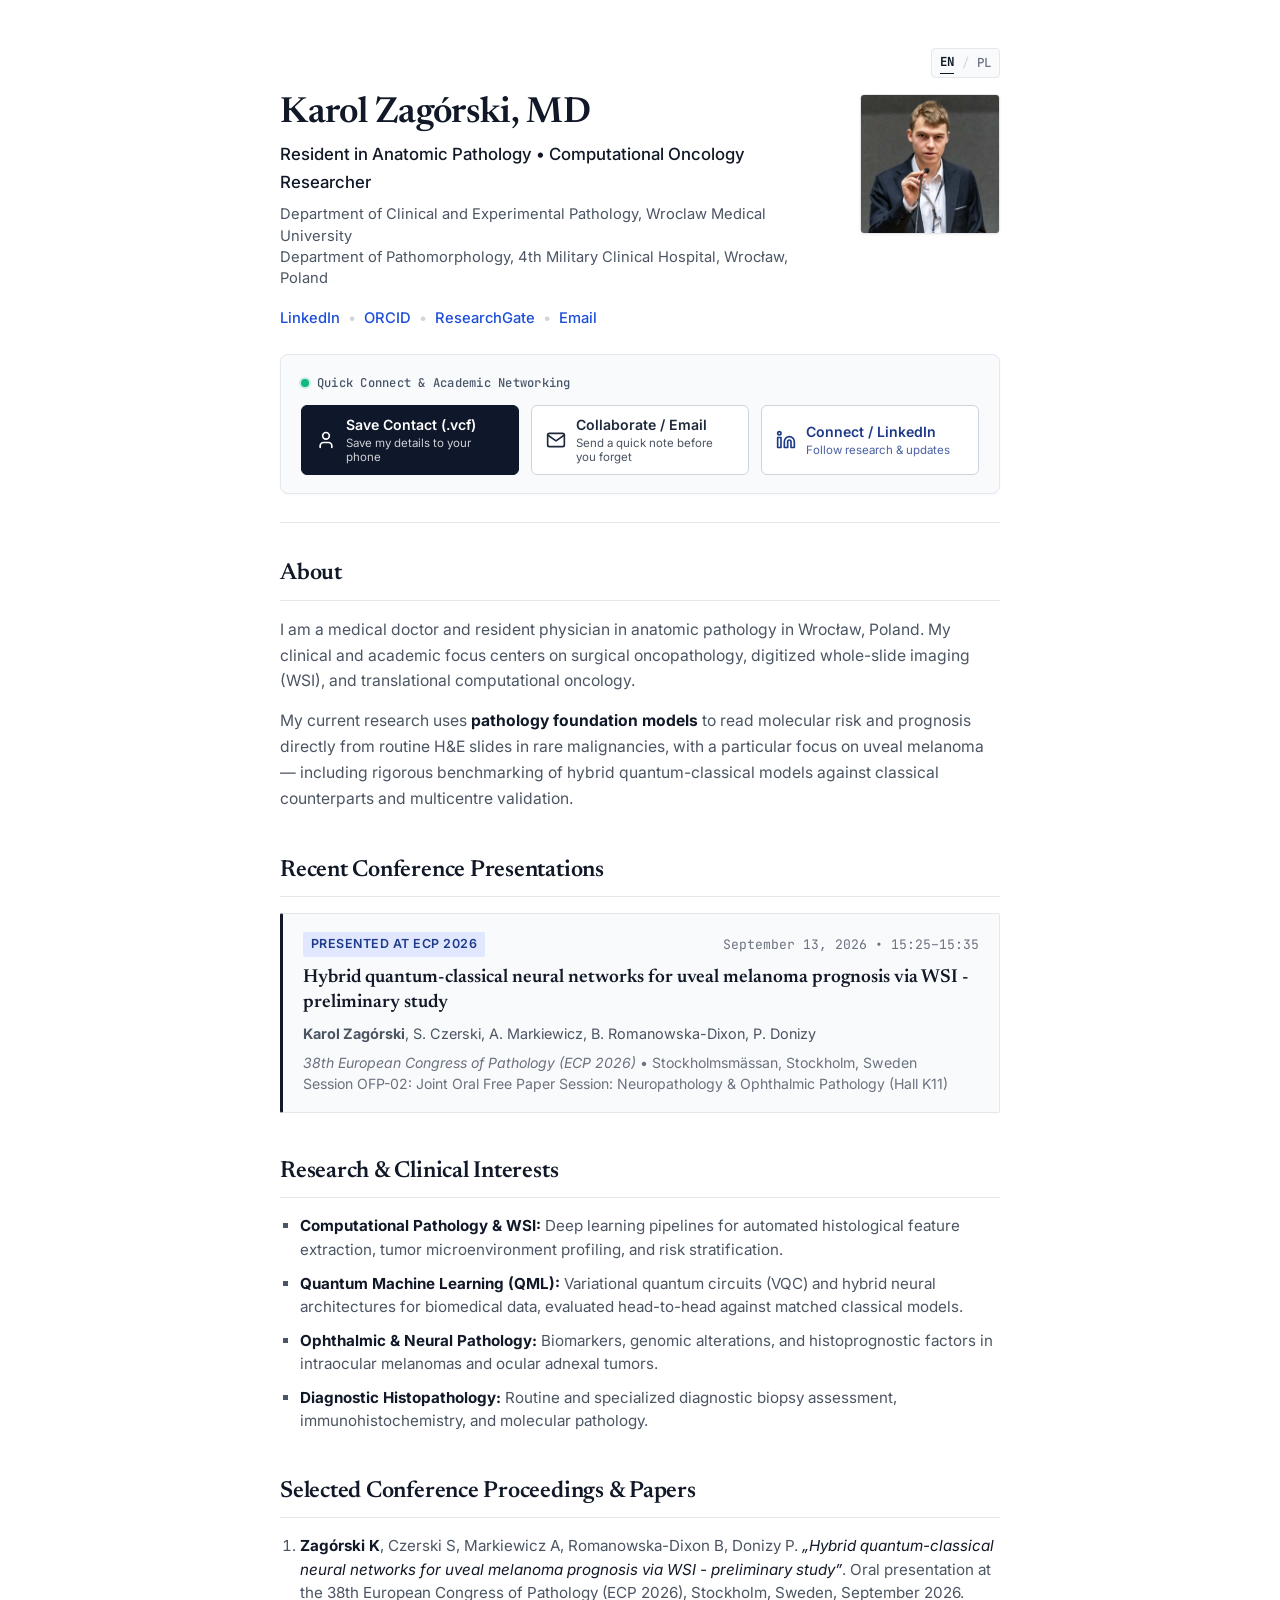
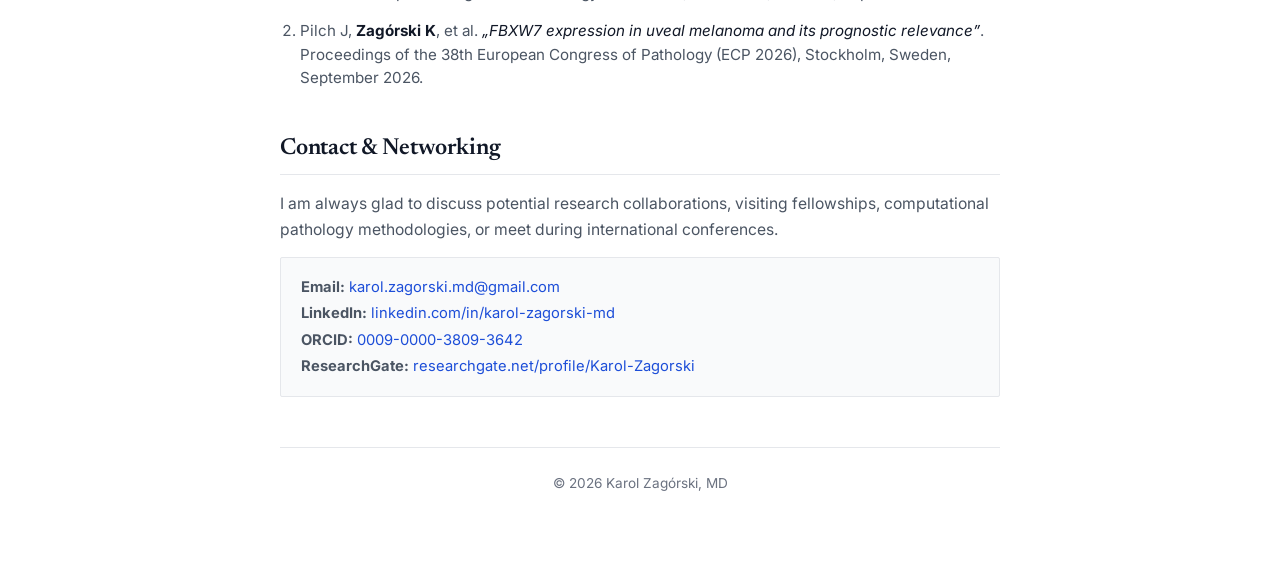
<file: index.html>
<!DOCTYPE html>
<html lang="en">
<head>
  <meta charset="UTF-8">
  <meta name="viewport" content="width=device-width, initial-scale=1.0">
  <title>Karol Zagórski, MD — Pathology &amp; Computational Medicine</title>
  <meta name="description" content="Personal academic homepage of Karol Zagórski, MD. Resident in anatomic pathology, computational pathology researcher.">
  
  <meta property="og:title" content="Karol Zagórski, MD — Pathology &amp; Computational Medicine">
  <meta property="og:description" content="Resident in Anatomic Pathology &amp; Computational Oncology Researcher. Speaker at ECP 2026 Stockholm.">
  <meta property="og:image" content="https://karolzagorski.eu/assets/profile.png">
  <meta property="og:type" content="profile">
  <meta property="og:url" content="https://karolzagorski.eu">
  <meta name="theme-color" content="#ffffff">
  
  <link rel="canonical" href="https://karolzagorski.eu/">
  <link rel="alternate" hreflang="en" href="https://karolzagorski.eu/">
  <link rel="alternate" hreflang="pl" href="https://karolzagorski.eu/pl.html">
  <link rel="alternate" hreflang="x-default" href="https://karolzagorski.eu/">
  
  <!-- Typography: Newsreader (Classic Academic Serif) & Inter (Clean Sans) -->
  <link rel="preconnect" href="https://fonts.googleapis.com">
  <link rel="preconnect" href="https://fonts.gstatic.com" crossorigin>
  <link href="https://fonts.googleapis.com/css2?family=Inter:wght@400;500;600;700&family=Newsreader:ital,opsz,wght@0,6..72,400;0,6..72,500;0,6..72,600;1,6..72,400;1,6..72,500&family=JetBrains+Mono:wght@400;500&display=swap" rel="stylesheet">
  
  <link rel="stylesheet" href="styles.css">
  <script src="script.js" defer></script>

  <!-- Google Structured Data / Schema.org (Knowledge Graph) -->
  <script type="application/ld+json">
  {
    "@context": "https://schema.org",
    "@type": "Person",
    "name": "Karol Zagórski",
    "honorificPrefix": "Dr",
    "jobTitle": "Resident in Anatomic Pathology & Computational Oncology Researcher",
    "worksFor": [
      {
        "@type": "MedicalOrganization",
        "name": "Wroclaw Medical University"
      },
      {
        "@type": "Hospital",
        "name": "4th Military Clinical Hospital, Wrocław"
      }
    ],
    "url": "https://karolzagorski.eu",
    "image": "https://karolzagorski.eu/assets/profile.png",
    "sameAs": [
      "https://www.linkedin.com/in/karol-zagorski-md",
      "https://orcid.org/0009-0000-3809-3642",
      "https://www.researchgate.net/profile/Karol-Zagorski"
    ]
  }
  </script>
</head>
<body>

  <main class="page-container">

    <!-- TOP BAR / LANGUAGE SWITCHER -->
    <div class="top-nav-bar">
      <div class="lang-switch" aria-label="Language / Język">
        <a href="index.html" class="lang-btn active" lang="en" title="English version">EN</a>
        <span class="lang-sep">/</span>
        <a href="pl.html" class="lang-btn" lang="pl" title="Wersja polska">PL</a>
      </div>
    </div>

    <!-- HEADER / PROFILE -->
    <header class="profile-header">
      <div class="profile-intro">
        <h1 class="profile-name">Karol Zagórski, MD</h1>
        <p class="profile-title">
          Resident in Anatomic Pathology &bull; Computational Oncology Researcher
        </p>
        <p class="profile-affil">
          Department of Clinical and Experimental Pathology, Wroclaw Medical University<br>
          Department of Pathomorphology, 4th Military Clinical Hospital, Wrocław, Poland
        </p>

        <nav class="profile-links">
          <a href="https://www.linkedin.com/in/karol-zagorski-md" target="_blank" rel="noopener noreferrer">LinkedIn</a>
          <span class="sep">&bull;</span>
          <a href="https://orcid.org/0009-0000-3809-3642" target="_blank" rel="noopener noreferrer">ORCID</a>
          <span class="sep">&bull;</span>
          <a href="https://www.researchgate.net/profile/Karol-Zagorski" target="_blank" rel="noopener noreferrer">ResearchGate</a>
          <span class="sep">&bull;</span>
          <a href="mailto:karol.zagorski.md@gmail.com" title="karol.zagorski.md@gmail.com">Email</a>
        </nav>
      </div>

      <div class="profile-photo-wrapper">
        <img src="assets/profile.png" alt="Karol Zagórski, MD" class="profile-photo" width="140" height="140">
      </div>
    </header>

    <!-- QUICK NETWORKING CARD / DIGITAL BUSINESS CARD -->
    <section class="networking-card" aria-label="Conference Quick Actions">
      <div class="networking-badge-row">
        <span class="live-dot"></span>
        <span class="networking-tag">ECP 2026 Stockholm &bull; Quick Connect</span>
      </div>
      <div class="quick-actions-bar">
        <button id="btn-save-vcf" class="btn-action btn-primary" type="button" aria-label="Save contact details directly to your phone">
          <svg class="btn-icon" viewBox="0 0 24 24" fill="none" stroke="currentColor" stroke-width="2" stroke-linecap="round" stroke-linejoin="round"><path d="M19 21v-2a4 4 0 0 0-4-4H9a4 4 0 0 0-4 4v2"></path><circle cx="12" cy="7" r="4"></circle></svg>
          <span class="btn-labels">
            <span class="btn-label-primary">Save Contact (.vcf)</span>
            <span class="btn-label-sub">Save my details to your phone</span>
          </span>
        </button>

        <a href="mailto:karol.zagorski.md@gmail.com?subject=%5BECP%202026%20Collaboration%5D%20Inquiry%20for%20Karol%20Zag%C3%B3rski%2C%20MD&body=Dear%20Dr.%20Zag%C3%B3rski%2C%0A%0AI%20am%20reaching%20out%20following%20your%20presentation/research%20at%20ECP%202026%20in%20Stockholm%20(hybrid%20quantum%20machine%20learning%20in%20pathology).%0A%0AI%20would%20like%20to%20discuss...%0A%0ABest%20regards%2C" class="btn-action btn-secondary" aria-label="Send a quick collaboration email before you forget">
          <svg class="btn-icon" viewBox="0 0 24 24" fill="none" stroke="currentColor" stroke-width="2" stroke-linecap="round" stroke-linejoin="round"><path d="M4 4h16c1.1 0 2 .9 2 2v12c0 1.1-.9 2-2 2H4c-1.1 0-2-.9-2-2V6c0-1.1.9-2 2-2z"></path><polyline points="22,6 12,13 2,6"></polyline></svg>
          <span class="btn-labels">
            <span class="btn-label-primary">Collaborate / Email</span>
            <span class="btn-label-sub">Send a quick note before you forget</span>
          </span>
        </a>

        <button id="btn-reminder-ics" class="btn-action btn-tertiary" type="button" aria-label="Set a 21:00 reminder so you don't forget to follow up tonight">
          <svg class="btn-icon" viewBox="0 0 24 24" fill="none" stroke="currentColor" stroke-width="2" stroke-linecap="round" stroke-linejoin="round"><circle cx="12" cy="12" r="10"></circle><polyline points="12 6 12 12 16 14"></polyline></svg>
          <span class="btn-labels">
            <span class="btn-label-primary">Remind at 21:00</span>
            <span class="btn-label-sub">Set an alert so you don't forget tonight</span>
          </span>
        </button>
      </div>
      <div id="toast-message" class="toast-message" aria-live="polite"></div>
    </section>

    <hr class="divider">

    <!-- ABOUT SECTION -->
    <section class="section">
      <h2 class="section-heading">About</h2>
      <p class="text-p">
        I am a medical doctor and resident physician in anatomic pathology in Wrocław, Poland. My clinical and academic focus centers on surgical oncopathology, digitized whole-slide imaging (WSI), and translational computational oncology.
      </p>
      <p class="text-p">
        My current research uses <strong>pathology foundation models</strong> to read molecular risk and prognosis directly from routine H&amp;E slides in rare malignancies, with a particular focus on uveal melanoma — including rigorous benchmarking of hybrid quantum-classical models against classical counterparts and multicentre validation.
      </p>
    </section>

    <!-- UPCOMING TALK -->
    <section class="section">
      <h2 class="section-heading section-heading-presentations">Recent Conference Presentations</h2>

      <div class="item-block featured-box">
        <div class="item-header">
          <span class="item-badge">Presented at ECP 2026</span>
          <span class="item-date">September 13, 2026 &bull; 15:25–15:35</span>
        </div>
        <h3 class="item-title">
          Hybrid quantum-classical neural networks for uveal melanoma prognosis via WSI - preliminary study
        </h3>
        <p class="item-authors">
          <strong>Karol Zagórski</strong>, S. Czerski, A. Markiewicz, B. Romanowska-Dixon, P. Donizy
        </p>
        <p class="item-venue">
          <em>38th European Congress of Pathology (ECP 2026)</em> &bull; Stockholmsmässan, Stockholm, Sweden<br>
          Session OFP-02: Joint Oral Free Paper Session: Neuropathology &amp; Ophthalmic Pathology (Hall K11)
        </p>
      </div>
    </section>

    <!-- RESEARCH FOCUS -->
    <section class="section">
      <h2 class="section-heading">Research &amp; Clinical Interests</h2>
      <ul class="clean-list">
        <li>
          <strong>Computational Pathology &amp; WSI:</strong> Deep learning pipelines for automated histological feature extraction, tumor microenvironment profiling, and risk stratification.
        </li>
        <li>
          <strong>Quantum Machine Learning (QML):</strong> Variational quantum circuits (VQC) and hybrid neural architectures for biomedical data, evaluated head-to-head against matched classical models.
        </li>
        <li>
          <strong>Ophthalmic &amp; Neural Pathology:</strong> Biomarkers, genomic alterations, and histoprognostic factors in intraocular melanomas and ocular adnexal tumors.
        </li>
        <li>
          <strong>Diagnostic Histopathology:</strong> Routine and specialized diagnostic biopsy assessment, immunohistochemistry, and molecular pathology.
        </li>
      </ul>
    </section>

    <!-- SELECTED PUBLICATIONS -->
    <section class="section">
      <h2 class="section-heading">Selected Conference Proceedings &amp; Papers</h2>

      <ol class="pub-numbered-list">
        <li class="pub-item">
          <span class="pub-text">
            <strong>Zagórski K</strong>, Czerski S, Markiewicz A, Romanowska-Dixon B, Donizy P.
            <em>„Hybrid quantum-classical neural networks for uveal melanoma prognosis via WSI - preliminary study”</em>.
            Oral presentation at the 38th European Congress of Pathology (ECP 2026), Stockholm, Sweden, September 2026.
          </span>
        </li>
        <li class="pub-item">
          <span class="pub-text">
            Pilch J, <strong>Zagórski K</strong>, et al.
            <em>„FBXW7 expression in uveal melanoma and its prognostic relevance”</em>.
            Proceedings of the 38th European Congress of Pathology (ECP 2026), Stockholm, Sweden, September 2026.
          </span>
        </li>
      </ol>
    </section>

    <!-- CONTACT -->
    <section class="section">
      <h2 class="section-heading">Contact &amp; Networking</h2>
      <p class="text-p">
        I am always glad to discuss potential research collaborations, visiting fellowships, computational pathology methodologies, or meet during international conferences.
      </p>

      <div class="contact-details">
        <p><strong>Email:</strong> <a href="mailto:karol.zagorski.md@gmail.com">karol.zagorski.md@gmail.com</a></p>
        <p><strong>LinkedIn:</strong> <a href="https://www.linkedin.com/in/karol-zagorski-md" target="_blank" rel="noopener noreferrer">linkedin.com/in/karol-zagorski-md</a></p>
        <p><strong>ORCID:</strong> <a href="https://orcid.org/0009-0000-3809-3642" target="_blank" rel="noopener noreferrer">0009-0000-3809-3642</a></p>
        <p><strong>ResearchGate:</strong> <a href="https://www.researchgate.net/profile/Karol-Zagorski" target="_blank" rel="noopener noreferrer">researchgate.net/profile/Karol-Zagorski</a></p>
      </div>
    </section>

    <!-- FOOTER -->
    <footer class="page-footer">
      <p>&copy; 2026 Karol Zagórski, MD</p>
    </footer>

  </main>

</body>
</html>
</file>
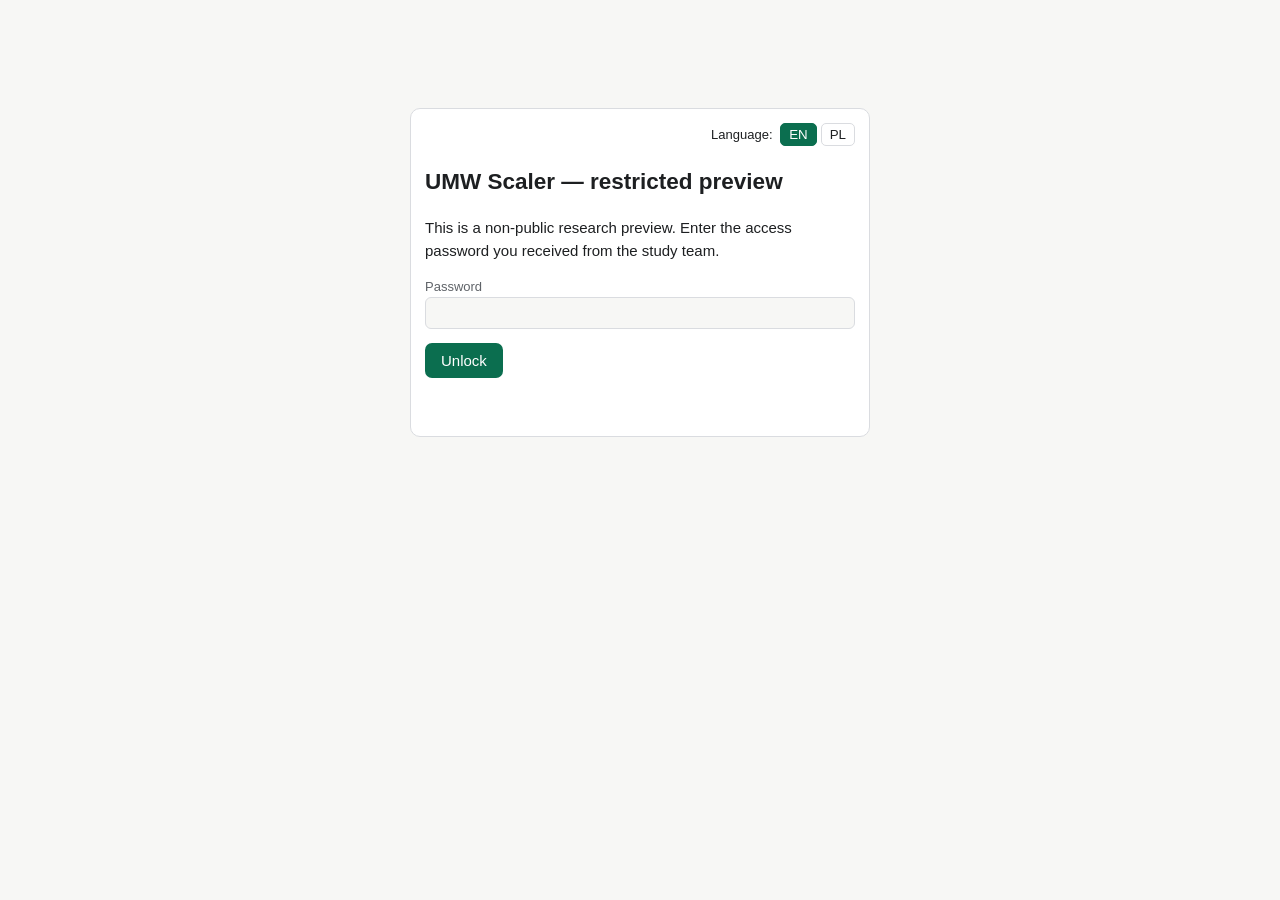
<file: umw-scaler/index.html>
<!doctype html>
<html lang="en">
<head>
<meta charset="utf-8">
<meta name="viewport" content="width=device-width, initial-scale=1">
<meta name="robots" content="noindex, nofollow, noarchive">
<title>UMW Scaler</title>
<style>
  :root { --bg:#f7f7f5; --fg:#1d1f21; --muted:#5f6368; --card:#ffffff; --line:#dadce0; --accent:#0b6e4f; --warn:#8a4b00; --warnbg:#fff4e0; --shade:rgba(0,0,0,.55); }
  @media (prefers-color-scheme: dark) { :root { --bg:#16181a; --fg:#e8eaed; --muted:#9aa0a6; --card:#1f2225; --line:#3c4043; --accent:#4cc38a; --warn:#ffcc80; --warnbg:#3a2a10; --shade:rgba(0,0,0,.7); } }
  * { box-sizing: border-box; }
  body { margin:0; background:var(--bg); color:var(--fg); font:15px/1.5 -apple-system, "Segoe UI", Roboto, sans-serif; }
  main { max-width: 1100px; margin: 0 auto; padding: 20px 16px 40px; }
  header { display:flex; justify-content:space-between; align-items:baseline; gap:12px; flex-wrap:wrap; }
  h1 { margin: 0 0 2px; font-size: 26px; } .sub { color: var(--muted); margin: 0 0 14px; }
  .langs { font-size: 13px; } .langbtn { background:none; border:1px solid var(--line); color:var(--fg); padding:3px 8px; border-radius:5px; cursor:pointer; margin:0 0 0 4px; }
  .langbtn.on { background: var(--accent); color:#fff; border-color: var(--accent); }
  .ruo { background: var(--warnbg); color: var(--warn); border: 1px solid var(--line); padding: 10px 12px; border-radius: 8px; margin-bottom: 16px; font-size: 14px; }
  .grid { display: grid; grid-template-columns: 340px 1fr; gap: 18px; } @media (max-width: 820px) { .grid { grid-template-columns: 1fr; } }
  .panel, .card { background: var(--card); border: 1px solid var(--line); border-radius: 10px; padding: 14px; }
  label { display:block; font-size: 13px; color: var(--muted); margin-top: 10px; }
  input, select { width: 100%; padding: 7px 8px; border: 1px solid var(--line); border-radius: 6px; background: var(--bg); color: var(--fg); font-size: 14px; }
  button.main { margin-top: 14px; padding: 9px 16px; border: 0; border-radius: 7px; background: var(--accent); color: #fff; font-size: 15px; cursor: pointer; }
  button:disabled { opacity: .45; cursor: default; }
  .progress { height: 8px; background: var(--line); border-radius: 4px; overflow: hidden; margin-top: 14px; }
  #bar { height: 100%; width: 0; background: var(--accent); transition: width .2s; } #barlabel { font-size: 13px; color: var(--muted); }
  canvas { max-width: 100%; border-radius: 8px; border: 1px solid var(--line); background: #fff; }
  #results { display: grid; grid-template-columns: repeat(auto-fit, minmax(240px, 1fr)); gap: 12px; margin-top: 14px; }
  .card h3 { margin: 0 0 6px; font-size: 15px; } .card p { margin: 4px 0; } .big { font-size: 34px; font-weight: 700; color: var(--accent); }
  #results button { margin-top: 4px; padding: 8px 12px; border:0; border-radius:7px; background: var(--accent); color:#fff; cursor:pointer; }
  #log { white-space: pre-wrap; font: 12px/1.4 ui-monospace, Menlo, monospace; color: var(--muted); max-height: 160px; overflow: auto; margin-top: 10px; }
  details { margin-top: 10px; font-size: 13px; color: var(--muted); }
  .center { max-width: 460px; margin: 12vh auto 0; }
  .overlay { position: fixed; inset: 0; background: var(--shade); display: flex; align-items: center; justify-content: center; padding: 16px; z-index: 10; }
  .overlay[hidden], [hidden] { display: none !important; }
  .dialog { background: var(--card); border: 1px solid var(--line); border-radius: 12px; max-width: 680px; max-height: 88vh; overflow: auto; padding: 20px 22px; }
  .dialog h2 { margin-top: 0; font-size: 20px; } .dialog p { margin: 8px 0; } .dialog a { color: var(--accent); }
  .nav { display:flex; gap:4px; border-bottom:1px solid var(--line); margin: 4px 0 16px; }
  .navbtn { padding:9px 16px; border:1px solid transparent; border-bottom:none; border-radius:8px 8px 0 0; background:none; color:var(--muted); cursor:pointer; font-size:15px; }
  .navbtn.on { background:var(--card); border-color:var(--line); color:var(--fg); font-weight:600; margin-bottom:-1px; }
  #formframe { width:100%; border:0; min-height:900px; display:block; }
  .drop { margin-top: 4px; border: 2px dashed var(--line); border-radius: 10px; padding: 16px 12px; text-align: center; cursor: pointer; font-size: 14px; color: var(--muted); }
  .drop:hover, .drop.over { border-color: var(--accent); color: var(--fg); background: var(--bg); }
  .dropname { margin-top: 6px; font-size: 13px; color: var(--fg); word-break: break-all; } .dropname.bad { color: #c5221f; }
  .conv h3 { margin: 18px 0 6px; font-size: 16px; } .conv h3:first-child { margin-top: 0; } .conv p, .conv li { font-size: 14px; }
  .conv pre { background: var(--bg); border: 1px solid var(--line); border-radius: 8px; padding: 10px; overflow-x: auto; font: 12px/1.45 ui-monospace, Menlo, monospace; white-space: pre; }
  .conv table { border-collapse: collapse; font-size: 13px; } .conv td, .conv th { border-bottom: 1px solid var(--line); padding: 5px 8px; text-align: left; }
  .conv button { padding: 7px 12px; border: 0; border-radius: 7px; background: var(--accent); color: #fff; cursor: pointer; margin: 2px 6px 2px 0; }
  .err { color: #c5221f; font-size: 14px; min-height: 1.2em; } .status { color: var(--muted); font-size: 14px; }
</style>
</head>
<body>
<!-- 1. hasło -->
<section id="gate" class="center panel">
  <div class="langs" style="text-align:right">Language: <button class="langbtn" data-lang="en">EN</button><button class="langbtn" data-lang="pl">PL</button></div>
  <h2 data-i18n="gate_title"></h2>
  <p data-i18n="gate_text"></p>
  <form id="gate_form">
    <label for="gate_pw" data-i18n="gate_pw"></label>
    <input id="gate_pw" type="password" autocomplete="current-password" required>
    <button id="gate_btn" class="main" type="submit" data-i18n="gate_btn"></button>
  </form>
  <p id="gate_err" class="err"></p><p id="gate_status" class="status"></p>
</section>

<!-- 2. obowiązkowa zgoda (bez zamykania) -->
<div id="consent" class="overlay" role="dialog" aria-modal="true" aria-labelledby="consent_title" hidden>
  <div class="dialog">
    <div class="langs" style="text-align:right"><button class="langbtn" data-lang="en">EN</button><button class="langbtn" data-lang="pl">PL</button></div>
    <h2 id="consent_title" data-i18n="modal_title"></h2>
    <div data-i18n-html="modal_html"></div>
    <button id="consent_btn" class="main" data-i18n="modal_btn"></button>
  </div>
</div>

<!-- 3. aplikacja -->
<main id="app" hidden>
  <header><h1>UMW Scaler</h1><div class="langs"><button class="langbtn" data-lang="en">EN</button><button class="langbtn" data-lang="pl">PL</button></div></header>
  <p class="sub" data-i18n="subtitle"></p>
  <div class="ruo" data-i18n-html="ruo"></div>
  <nav class="nav"><button class="navbtn on" data-view="scaler" data-i18n="nav_scaler"></button><button class="navbtn" data-view="form" data-i18n="nav_form"></button><button class="navbtn" data-view="convert" data-i18n="nav_convert"></button></nav>
  <section id="view-scaler">
  <div class="grid">
    <div class="panel">
      <label for="file" data-i18n="in_file"></label>
      <div id="drop" class="drop" tabindex="0"><span data-i18n="drop_text"></span>
        <input type="file" id="file" accept=".svs,.tif,.tiff,.btf,.tf8" hidden><div id="dropname" class="dropname"></div></div>
      <label for="url" data-i18n="in_url"></label>
      <input type="text" id="url" placeholder="testdata/....svs">
      <label for="mpp" data-i18n="in_mpp"></label>
      <input type="text" id="mpp" placeholder="0.25">
      <details open><summary data-i18n="clin"></summary>
        <label for="c_diam" data-i18n="c_diam"></label><input id="c_diam" inputmode="decimal">
        <label for="c_height" data-i18n="c_height"></label><input id="c_height" inputmode="decimal">
        <label for="c_age" data-i18n="c_age"></label><input id="c_age" inputmode="decimal">
        <label for="c_extra" data-i18n="c_extra"></label><select id="c_extra"><option value="" data-i18n="unknown"></option><option value="0" data-i18n="no"></option><option value="1" data-i18n="yes"></option></select>
        <label for="c_bap1" data-i18n="c_bap1"></label><select id="c_bap1"><option value="" data-i18n="unknown"></option><option value="0" data-i18n="no"></option><option value="1" data-i18n="yes"></option></select>
      </details>
      <button id="run" class="main" disabled data-i18n="run"></button>
      <div class="progress"><div id="bar"></div></div><div id="barlabel" data-i18n="loading"></div>
      <div id="log"></div>
    </div>
    <div>
      <canvas id="thumb" width="900" height="500"></canvas>
      <div id="results"></div>
    </div>
  </div>
  <details><summary data-i18n="how_title"></summary><div data-i18n-html="how_html"></div></details>
  </section>
  <section id="view-convert" class="panel conv" hidden><div data-i18n-html="conv_html"></div></section>
  <section id="view-form" hidden>
    <p class="status" data-i18n="nav_form_note"></p>
    <iframe id="formframe" title="Validation data form"></iframe>
  </section>
</main>
<script src="vendor/tf.min.js"></script>
<script src="vendor/tf-backend-webgpu.min.js"></script>
<script src="vendor/geotiff.js"></script>
<script src="i18n.js"></script>
<script src="gate.js"></script>
</body>
</html>
</file>
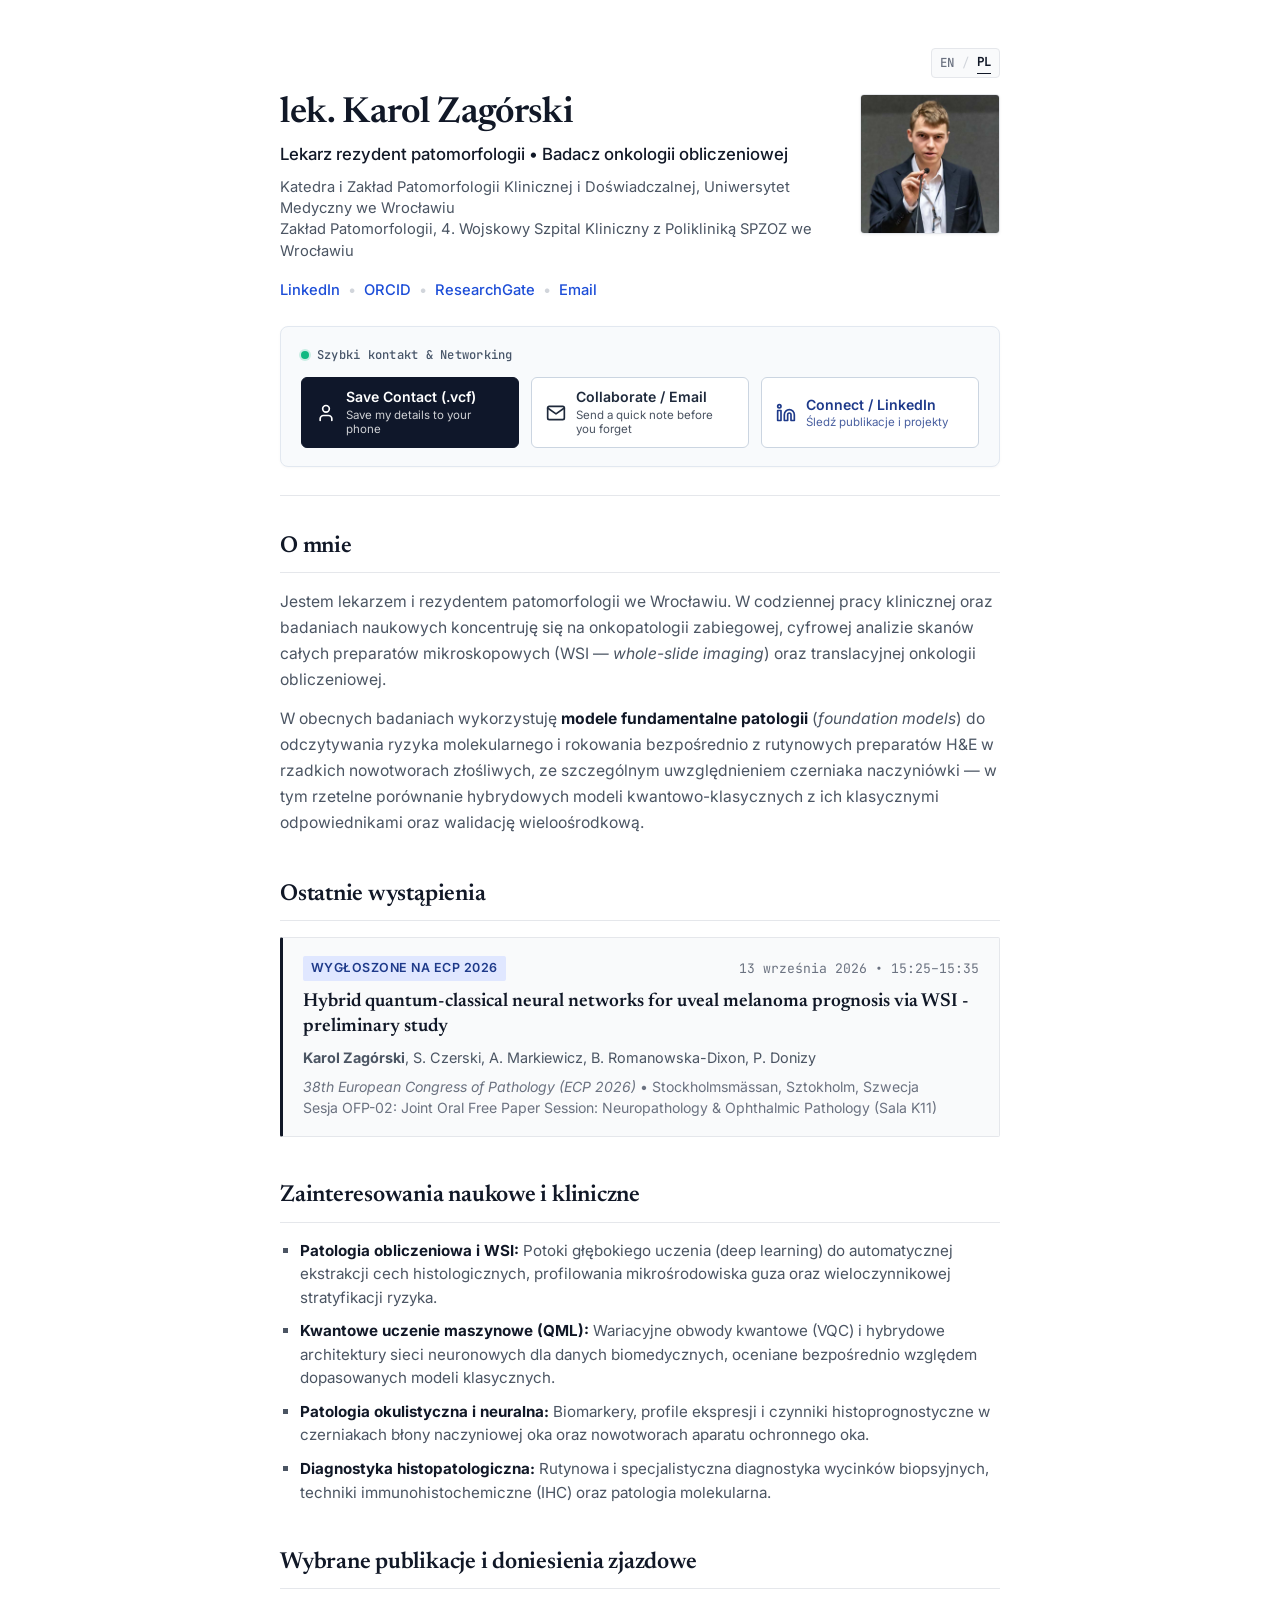
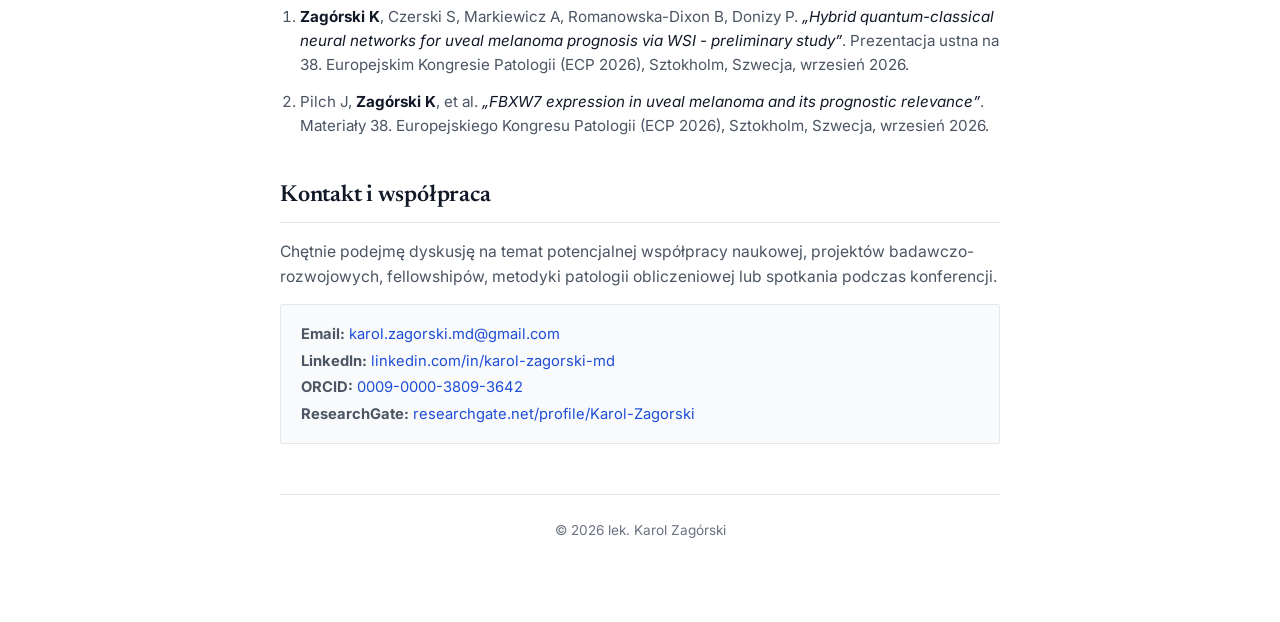
<file: pl.html>
<!DOCTYPE html>
<html lang="pl">
<head>
  <meta charset="UTF-8">
  <meta name="viewport" content="width=device-width, initial-scale=1.0">
  <title>Lek. Karol Zagórski — Patomorfologia i Onkologia Obliczeniowa</title>
  <meta name="description" content="Strona akademicka lek. Karola Zagórskiego. Rezydent patomorfologii (Uniwersytet Medyczny we Wrocławiu), badacz onkologii obliczeniowej i sztucznej inteligencji w medycynie.">
  
  <meta property="og:title" content="Lek. Karol Zagórski — Patomorfologia i Onkologia Obliczeniowa">
  <meta property="og:description" content="Lekarz rezydent patomorfologii &bull; Badacz onkologii obliczeniowej. Prelegent na 38. Europejskim Kongresie Patologii (ECP 2026) w Sztokholmie.">
  <meta property="og:image" content="https://karolzagorski.eu/assets/profile.png">
  <meta property="og:type" content="profile">
  <meta property="og:url" content="https://karolzagorski.eu/pl.html">
  <meta name="theme-color" content="#ffffff">
  
  <link rel="canonical" href="https://karolzagorski.eu/pl.html">
  <link rel="alternate" hreflang="pl" href="https://karolzagorski.eu/pl.html">
  <link rel="alternate" hreflang="en" href="https://karolzagorski.eu/">
  <link rel="alternate" hreflang="x-default" href="https://karolzagorski.eu/">
  
  <!-- Typography: Newsreader (Classic Academic Serif) & Inter (Clean Sans) -->
  <link rel="preconnect" href="https://fonts.googleapis.com">
  <link rel="preconnect" href="https://fonts.gstatic.com" crossorigin>
  <link href="https://fonts.googleapis.com/css2?family=Inter:wght@400;500;600;700&family=Newsreader:ital,opsz,wght@0,6..72,400;0,6..72,500;0,6..72,600;1,6..72,400;1,6..72,500&family=JetBrains+Mono:wght@400;500&display=swap" rel="stylesheet">
  
  <link rel="stylesheet" href="styles.css">
  <script src="script.js" defer></script>

  <!-- Google Structured Data / Schema.org (Knowledge Graph) -->
  <script type="application/ld+json">
  {
    "@context": "https://schema.org",
    "@type": "Person",
    "name": "Karol Zagórski",
    "honorificPrefix": "Lek.",
    "jobTitle": "Lekarz rezydent patomorfologii & Badacz onkologii obliczeniowej",
    "worksFor": [
      {
        "@type": "MedicalOrganization",
        "name": "Uniwersytet Medyczny im. Piastów Śląskich we Wrocławiu"
      },
      {
        "@type": "Hospital",
        "name": "4. Wojskowy Szpital Kliniczny z Polikliniką SPZOZ we Wrocławiu"
      }
    ],
    "url": "https://karolzagorski.eu/pl.html",
    "image": "https://karolzagorski.eu/assets/profile.png",
    "sameAs": [
      "https://www.linkedin.com/in/karol-zagorski-md",
      "https://orcid.org/0009-0000-3809-3642",
      "https://www.researchgate.net/profile/Karol-Zagorski"
    ]
  }
  </script>
</head>
<body>

  <main class="page-container">

    <!-- TOP BAR / LANGUAGE SWITCHER -->
    <div class="top-nav-bar">
      <div class="lang-switch" aria-label="Język / Language">
        <a href="index.html" class="lang-btn" lang="en" title="Wersja angielska">EN</a>
        <span class="lang-sep">/</span>
        <a href="pl.html" class="lang-btn active" lang="pl" title="Wersja polska">PL</a>
      </div>
    </div>

    <!-- HEADER / PROFILE -->
    <header class="profile-header">
      <div class="profile-intro">
        <h1 class="profile-name">lek. Karol Zagórski</h1>
        <p class="profile-title">
          Lekarz rezydent patomorfologii &bull; Badacz onkologii obliczeniowej
        </p>
        <p class="profile-affil">
          Katedra i Zakład Patomorfologii Klinicznej i Doświadczalnej, Uniwersytet Medyczny we Wrocławiu<br>
          Zakład Patomorfologii, 4. Wojskowy Szpital Kliniczny z Polikliniką SPZOZ we Wrocławiu
        </p>

        <nav class="profile-links">
          <a href="https://www.linkedin.com/in/karol-zagorski-md" target="_blank" rel="noopener noreferrer">LinkedIn</a>
          <span class="sep">&bull;</span>
          <a href="https://orcid.org/0009-0000-3809-3642" target="_blank" rel="noopener noreferrer">ORCID</a>
          <span class="sep">&bull;</span>
          <a href="https://www.researchgate.net/profile/Karol-Zagorski" target="_blank" rel="noopener noreferrer">ResearchGate</a>
          <span class="sep">&bull;</span>
          <a href="mailto:karol.zagorski.md@gmail.com" title="karol.zagorski.md@gmail.com">Email</a>
        </nav>
      </div>

      <div class="profile-photo-wrapper">
        <img src="assets/profile.png" alt="lek. Karol Zagórski" class="profile-photo" width="140" height="140">
      </div>
    </header>

    <!-- QUICK NETWORKING CARD / DIGITAL BUSINESS CARD -->
    <section class="networking-card" aria-label="Conference Quick Actions">
      <div class="networking-badge-row">
        <span class="live-dot"></span>
        <span class="networking-tag">ECP 2026 Stockholm &bull; Quick Connect</span>
      </div>
      <div class="quick-actions-bar">
        <button id="btn-save-vcf" class="btn-action btn-primary" type="button" aria-label="Save contact details directly to your phone">
          <svg class="btn-icon" viewBox="0 0 24 24" fill="none" stroke="currentColor" stroke-width="2" stroke-linecap="round" stroke-linejoin="round"><path d="M19 21v-2a4 4 0 0 0-4-4H9a4 4 0 0 0-4 4v2"></path><circle cx="12" cy="7" r="4"></circle></svg>
          <span class="btn-labels">
            <span class="btn-label-primary">Save Contact (.vcf)</span>
            <span class="btn-label-sub">Save my details to your phone</span>
          </span>
        </button>

        <a href="mailto:karol.zagorski.md@gmail.com?subject=%5BECP%202026%20Collaboration%5D%20Inquiry%20for%20Karol%20Zag%C3%B3rski%2C%20MD&body=Dear%20Dr.%20Zag%C3%B3rski%2C%0A%0AI%20am%20reaching%20out%20following%20your%20presentation/research%20at%20ECP%202026%20in%20Stockholm%20(hybrid%20quantum%20machine%20learning%20in%20pathology).%0A%0AI%20would%20like%20to%20discuss...%0A%0ABest%20regards%2C" class="btn-action btn-secondary" aria-label="Send a quick collaboration email before you forget">
          <svg class="btn-icon" viewBox="0 0 24 24" fill="none" stroke="currentColor" stroke-width="2" stroke-linecap="round" stroke-linejoin="round"><path d="M4 4h16c1.1 0 2 .9 2 2v12c0 1.1-.9 2-2 2H4c-1.1 0-2-.9-2-2V6c0-1.1.9-2 2-2z"></path><polyline points="22,6 12,13 2,6"></polyline></svg>
          <span class="btn-labels">
            <span class="btn-label-primary">Collaborate / Email</span>
            <span class="btn-label-sub">Send a quick note before you forget</span>
          </span>
        </a>

        <button id="btn-reminder-ics" class="btn-action btn-tertiary" type="button" aria-label="Set a 21:00 reminder so you don't forget to follow up tonight">
          <svg class="btn-icon" viewBox="0 0 24 24" fill="none" stroke="currentColor" stroke-width="2" stroke-linecap="round" stroke-linejoin="round"><circle cx="12" cy="12" r="10"></circle><polyline points="12 6 12 12 16 14"></polyline></svg>
          <span class="btn-labels">
            <span class="btn-label-primary">Remind at 21:00</span>
            <span class="btn-label-sub">Set an alert so you don't forget tonight</span>
          </span>
        </button>
      </div>
      <div id="toast-message" class="toast-message" aria-live="polite"></div>
    </section>

    <hr class="divider">

    <!-- O MNIE (ABOUT) -->
    <section class="section">
      <h2 class="section-heading">O mnie</h2>
      <p class="text-p">
        Jestem lekarzem i rezydentem patomorfologii we Wrocławiu. W codziennej pracy klinicznej oraz badaniach naukowych koncentruję się na onkopatologii zabiegowej, cyfrowej analizie skanów całych preparatów mikroskopowych (WSI — <em>whole-slide imaging</em>) oraz translacyjnej onkologii obliczeniowej.
      </p>
      <p class="text-p">
        W obecnych badaniach wykorzystuję <strong>modele fundamentalne patologii</strong> (<em>foundation models</em>) do odczytywania ryzyka molekularnego i rokowania bezpośrednio z rutynowych preparatów H&amp;E w rzadkich nowotworach złośliwych, ze szczególnym uwzględnieniem czerniaka naczyniówki — w tym rzetelne porównanie hybrydowych modeli kwantowo-klasycznych z ich klasycznymi odpowiednikami oraz walidację wieloośrodkową.
      </p>
    </section>

    <!-- AKTUALNE / NADCHODZĄCE WYSTĄPIENIA -->
    <section class="section">
      <h2 class="section-heading section-heading-presentations">Ostatnie wystąpienia</h2>

      <div class="item-block featured-box">
        <div class="item-header">
          <span class="item-badge">Wygłoszone na ECP 2026</span>
          <span class="item-date">13 września 2026 &bull; 15:25–15:35</span>
        </div>
        <h3 class="item-title">
          Hybrid quantum-classical neural networks for uveal melanoma prognosis via WSI - preliminary study
        </h3>
        <p class="item-authors">
          <strong>Karol Zagórski</strong>, S. Czerski, A. Markiewicz, B. Romanowska-Dixon, P. Donizy
        </p>
        <p class="item-venue">
          <em>38th European Congress of Pathology (ECP 2026)</em> &bull; Stockholmsmässan, Sztokholm, Szwecja<br>
          Sesja OFP-02: Joint Oral Free Paper Session: Neuropathology &amp; Ophthalmic Pathology (Sala K11)
        </p>
      </div>
    </section>

    <!-- ZAINTERESOWANIA NAUKOWE I KLINICZNE -->
    <section class="section">
      <h2 class="section-heading">Zainteresowania naukowe i kliniczne</h2>
      <ul class="clean-list">
        <li>
          <strong>Patologia obliczeniowa i WSI:</strong> Potoki głębokiego uczenia (deep learning) do automatycznej ekstrakcji cech histologicznych, profilowania mikrośrodowiska guza oraz wieloczynnikowej stratyfikacji ryzyka.
        </li>
        <li>
          <strong>Kwantowe uczenie maszynowe (QML):</strong> Wariacyjne obwody kwantowe (VQC) i hybrydowe architektury sieci neuronowych dla danych biomedycznych, oceniane bezpośrednio względem dopasowanych modeli klasycznych.
        </li>
        <li>
          <strong>Patologia okulistyczna i neuralna:</strong> Biomarkery, profile ekspresji i czynniki histoprognostyczne w czerniakach błony naczyniowej oka oraz nowotworach aparatu ochronnego oka.
        </li>
        <li>
          <strong>Diagnostyka histopatologiczna:</strong> Rutynowa i specjalistyczna diagnostyka wycinków biopsyjnych, techniki immunohistochemiczne (IHC) oraz patologia molekularna.
        </li>
      </ul>
    </section>

    <!-- WYBRANE PUBLIKACJE I DONIESIENIA -->
    <section class="section">
      <h2 class="section-heading">Wybrane publikacje i doniesienia zjazdowe</h2>

      <ol class="pub-numbered-list">
        <li class="pub-item">
          <span class="pub-text">
            <strong>Zagórski K</strong>, Czerski S, Markiewicz A, Romanowska-Dixon B, Donizy P.
            <em>„Hybrid quantum-classical neural networks for uveal melanoma prognosis via WSI - preliminary study”</em>.
            Prezentacja ustna na 38. Europejskim Kongresie Patologii (ECP 2026), Sztokholm, Szwecja, wrzesień 2026.
          </span>
        </li>
        <li class="pub-item">
          <span class="pub-text">
            Pilch J, <strong>Zagórski K</strong>, et al.
            <em>„FBXW7 expression in uveal melanoma and its prognostic relevance”</em>.
            Materiały 38. Europejskiego Kongresu Patologii (ECP 2026), Sztokholm, Szwecja, wrzesień 2026.
          </span>
        </li>
      </ol>
    </section>

    <!-- KONTAKT I WSPÓŁPRACA -->
    <section class="section">
      <h2 class="section-heading">Kontakt i współpraca</h2>
      <p class="text-p">
        Chętnie podejmę dyskusję na temat potencjalnej współpracy naukowej, projektów badawczo-rozwojowych, fellowshipów, metodyki patologii obliczeniowej lub spotkania podczas konferencji.
      </p>

      <div class="contact-details">
        <p><strong>Email:</strong> <a href="mailto:karol.zagorski.md@gmail.com">karol.zagorski.md@gmail.com</a></p>
        <p><strong>LinkedIn:</strong> <a href="https://www.linkedin.com/in/karol-zagorski-md" target="_blank" rel="noopener noreferrer">linkedin.com/in/karol-zagorski-md</a></p>
        <p><strong>ORCID:</strong> <a href="https://orcid.org/0009-0000-3809-3642" target="_blank" rel="noopener noreferrer">0009-0000-3809-3642</a></p>
        <p><strong>ResearchGate:</strong> <a href="https://www.researchgate.net/profile/Karol-Zagorski" target="_blank" rel="noopener noreferrer">researchgate.net/profile/Karol-Zagorski</a></p>
      </div>
    </section>

    <!-- FOOTER -->
    <footer class="page-footer">
      <p>&copy; 2026 lek. Karol Zagórski</p>
    </footer>

  </main>

</body>
</html>
</file>
<file: styles.css>
/* ==========================================================================
   KAROL ZAGÓRSKI, MD — CLASSICAL ACADEMIC DESIGN SYSTEM
   Inspiration: Classic European/US Academic Homepages (Oxford, MIT, Princeton)
   ========================================================================== */

:root {
  --bg: #ffffff;
  --bg-subtle: #f9fafb;
  --text-main: #111827;
  --text-muted: #4b5563;
  --text-faint: #6b7280;
  
  --border-color: #e5e7eb;
  --border-dark: #d1d5db;
  
  --accent-link: #1d4ed8;
  --accent-link-hover: #0f2b82;

  --font-serif: 'Newsreader', Charter, 'Bitstream Charter', 'Sitka Text', Cambria, Georgia, serif;
  --font-sans: 'Inter', -apple-system, BlinkMacSystemFont, 'Segoe UI', Roboto, sans-serif;
  --font-mono: 'JetBrains Mono', ui-monospace, Menlo, Consolas, monospace;
}

/* Reset & Basics */
*, *::before, *::after {
  box-sizing: border-box;
  margin: 0;
  padding: 0;
}

html {
  font-size: 16px;
  background-color: var(--bg);
  color: var(--text-main);
  font-family: var(--font-sans);
  -webkit-font-smoothing: antialiased;
  line-height: 1.65;
}

body {
  min-height: 100vh;
  padding: 48px 20px 80px;
}

/* Page Container (Academic 720px golden reading width) */
.page-container {
  max-width: 720px;
  margin: 0 auto;
}

/* Top Nav / Language Switcher */
.top-nav-bar {
  display: flex;
  justify-content: flex-end;
  margin-bottom: 16px;
}

.lang-switch {
  display: inline-flex;
  align-items: center;
  gap: 8px;
  font-family: var(--font-mono);
  font-size: 0.78rem;
  padding: 3px 8px;
  border-radius: 4px;
  background: var(--bg-subtle);
  border: 1px solid var(--border-color);
}

.lang-btn {
  text-decoration: none;
  color: var(--text-faint);
  font-weight: 500;
  transition: color 0.15s;
}

.lang-btn:hover {
  color: var(--text-main);
}

.lang-btn.active {
  color: var(--text-main);
  font-weight: 700;
  border-bottom: 1.5px solid var(--text-main);
}

.lang-sep {
  color: var(--border-dark);
  user-select: none;
}

/* Header & Profile */
.profile-header {
  display: flex;
  justify-content: space-between;
  align-items: flex-start;
  gap: 32px;
  margin-bottom: 24px;
}

.profile-intro {
  flex: 1;
}

.profile-name {
  font-family: var(--font-serif);
  font-size: 2.25rem;
  font-weight: 600;
  line-height: 1.15;
  color: var(--text-main);
  letter-spacing: -0.01em;
  margin-bottom: 6px;
}

.profile-title {
  font-size: 1.05rem;
  font-weight: 500;
  color: var(--text-main);
  margin-bottom: 8px;
}

.profile-affil {
  font-size: 0.92rem;
  color: var(--text-muted);
  line-height: 1.45;
  margin-bottom: 16px;
}

.profile-links {
  display: flex;
  flex-wrap: wrap;
  align-items: center;
  gap: 8px;
  font-size: 0.92rem;
}

.profile-links a {
  color: var(--accent-link);
  text-decoration: none;
  font-weight: 500;
}

.profile-links a:hover {
  text-decoration: underline;
  color: var(--accent-link-hover);
}

.sep {
  color: var(--border-dark);
  user-select: none;
}

/* Profile Photo */
.profile-photo-wrapper {
  flex-shrink: 0;
}

.profile-photo {
  width: 140px;
  height: 140px;
  object-fit: cover;
  object-position: top center;
  border-radius: 4px;
  border: 1px solid var(--border-color);
  box-shadow: 0 1px 3px rgba(0, 0, 0, 0.05);
}

/* Divider */
.divider {
  border: 0;
  height: 1px;
  background: var(--border-color);
  margin: 28px 0 32px;
}

/* Sections */
.section {
  margin-bottom: 40px;
}

.section-heading {
  font-family: var(--font-serif);
  font-size: 1.45rem;
  font-weight: 600;
  color: var(--text-main);
  border-bottom: 1px solid var(--border-color);
  padding-bottom: 6px;
  margin-bottom: 16px;
  letter-spacing: -0.01em;
}

.text-p {
  font-size: 0.98rem;
  color: var(--text-muted);
  margin-bottom: 14px;
  line-height: 1.65;
}

.text-p strong {
  color: var(--text-main);
}

/* Featured / Upcoming Box */
.featured-box {
  background: var(--bg-subtle);
  border: 1px solid var(--border-color);
  border-left: 3px solid var(--text-main);
  padding: 18px 20px;
  border-radius: 2px;
}

.item-header {
  display: flex;
  justify-content: space-between;
  align-items: center;
  margin-bottom: 8px;
}

.item-badge {
  font-size: 0.78rem;
  font-weight: 600;
  text-transform: uppercase;
  letter-spacing: 0.04em;
  background: #e0e7ff;
  color: #1e3a8a;
  padding: 2px 8px;
  border-radius: 2px;
}

.item-date {
  font-family: var(--font-mono);
  font-size: 0.82rem;
  color: var(--text-faint);
}

.item-title {
  font-family: var(--font-serif);
  font-size: 1.18rem;
  font-weight: 600;
  line-height: 1.35;
  color: var(--text-main);
  margin-bottom: 6px;
}

.item-authors {
  font-size: 0.9rem;
  color: var(--text-muted);
  margin-bottom: 8px;
}

.item-venue {
  font-size: 0.88rem;
  color: var(--text-faint);
  line-height: 1.45;
}

/* Lists */
.clean-list {
  list-style: square;
  padding-left: 20px;
}

.clean-list li {
  font-size: 0.95rem;
  color: var(--text-muted);
  margin-bottom: 10px;
  line-height: 1.55;
}

.clean-list strong {
  color: var(--text-main);
}

.pub-numbered-list {
  padding-left: 20px;
}

.pub-item {
  font-size: 0.95rem;
  color: var(--text-muted);
  margin-bottom: 14px;
  line-height: 1.55;
}

.pub-item strong {
  color: var(--text-main);
}

.pub-item em {
  color: var(--text-main);
}

/* Contact Details */
.contact-details {
  background: var(--bg-subtle);
  border: 1px solid var(--border-color);
  padding: 16px 20px;
  border-radius: 2px;
  font-size: 0.92rem;
  line-height: 1.8;
  color: var(--text-muted);
}

.contact-details a {
  color: var(--accent-link);
  text-decoration: none;
}

.contact-details a:hover {
  text-decoration: underline;
}

/* Footer */
.page-footer {
  border-top: 1px solid var(--border-color);
  padding-top: 24px;
  margin-top: 50px;
  font-size: 0.85rem;
  color: var(--text-faint);
  text-align: center;
}

/* Quick Networking Card / Digital Business Card */
.networking-card {
  background: #f8fafc;
  border: 1px solid #e2e8f0;
  border-radius: 8px;
  padding: 18px 20px;
  margin: 20px 0 8px;
  box-shadow: 0 1px 3px rgba(0, 0, 0, 0.03);
}

.networking-badge-row {
  display: flex;
  align-items: center;
  gap: 8px;
  margin-bottom: 12px;
}

.live-dot {
  width: 8px;
  height: 8px;
  border-radius: 50%;
  background: #10b981;
  box-shadow: 0 0 0 2px rgba(16, 185, 129, 0.2);
  display: inline-block;
  animation: pulse-dot 2s infinite ease-in-out;
}

@keyframes pulse-dot {
  0%, 100% { transform: scale(1); opacity: 1; }
  50% { transform: scale(1.25); opacity: 0.75; }
}

.networking-tag {
  font-family: var(--font-mono);
  font-size: 0.76rem;
  font-weight: 500;
  color: #475569;
  letter-spacing: 0.02em;
}

.quick-actions-bar {
  display: grid;
  grid-template-columns: repeat(3, 1fr);
  gap: 12px;
}

.btn-action {
  display: flex;
  align-items: center;
  gap: 10px;
  padding: 10px 14px;
  border-radius: 6px;
  text-decoration: none;
  border: 1px solid transparent;
  cursor: pointer;
  font-family: var(--font-sans);
  transition: all 0.15s ease-in-out;
  text-align: left;
  user-select: none;
  min-height: 52px;
}

.btn-action:active {
  transform: scale(0.98);
}

.btn-icon {
  width: 20px;
  height: 20px;
  flex-shrink: 0;
}

.btn-labels {
  display: flex;
  flex-direction: column;
  line-height: 1.25;
}

.btn-label-primary {
  font-size: 0.88rem;
  font-weight: 600;
}

.btn-label-sub {
  font-size: 0.72rem;
  opacity: 0.8;
  margin-top: 2px;
}

/* Button Variants */
.btn-primary {
  background: #0f172a;
  color: #ffffff;
  border-color: #0f172a;
}
.btn-primary:hover {
  background: #1e293b;
  border-color: #1e293b;
  color: #ffffff;
  box-shadow: 0 2px 6px rgba(15, 23, 42, 0.15);
}

.btn-secondary {
  background: #ffffff;
  color: #1e293b;
  border-color: #cbd5e1;
}
.btn-secondary:hover {
  background: #f1f5f9;
  border-color: #94a3b8;
  color: #0f172a;
  box-shadow: 0 2px 4px rgba(0, 0, 0, 0.05);
}

.btn-tertiary {
  background: #ffffff;
  color: #1e3a8a;
  border-color: #cbd5e1;
}
.btn-tertiary:hover {
  background: #eff6ff;
  border-color: #93c5fd;
  color: #1e3a8a;
  box-shadow: 0 2px 4px rgba(30, 58, 138, 0.08);
}

/* Toast Message */
.toast-message {
  margin-top: 10px;
  font-size: 0.82rem;
  color: #047857;
  font-weight: 500;
  display: none;
  padding: 8px 12px;
  background: #ecfdf5;
  border: 1px solid #a7f3d0;
  border-radius: 4px;
  animation: fadeIn 0.2s ease-in-out;
}
.toast-message.show {
  display: block;
}

@keyframes fadeIn {
  from { opacity: 0; transform: translateY(-4px); }
  to { opacity: 1; transform: translateY(0); }
}

/* Responsive */
@media (max-width: 640px) {
  body {
    padding: 24px 16px 60px;
  }

  .profile-header {
    flex-direction: column-reverse;
    align-items: flex-start;
    gap: 16px;
    margin-bottom: 16px;
  }

  .profile-photo {
    width: 120px;
    height: 120px;
  }

  .profile-name {
    font-size: 1.85rem;
    line-height: 1.15;
  }

  .profile-title {
    font-size: 0.98rem;
  }

  .profile-affil {
    font-size: 0.88rem;
  }

  .profile-links {
    font-size: 0.88rem;
    gap: 6px;
    word-break: break-word;
  }

  .quick-actions-bar {
    grid-template-columns: 1fr;
    gap: 10px;
  }

  .btn-action {
    min-height: 48px;
    padding: 12px 14px;
  }

  .btn-label-primary {
    font-size: 0.92rem;
  }

  .btn-label-sub {
    font-size: 0.75rem;
  }

  .item-header {
    flex-direction: column;
    align-items: flex-start;
    gap: 4px;
  }
}
</file>
